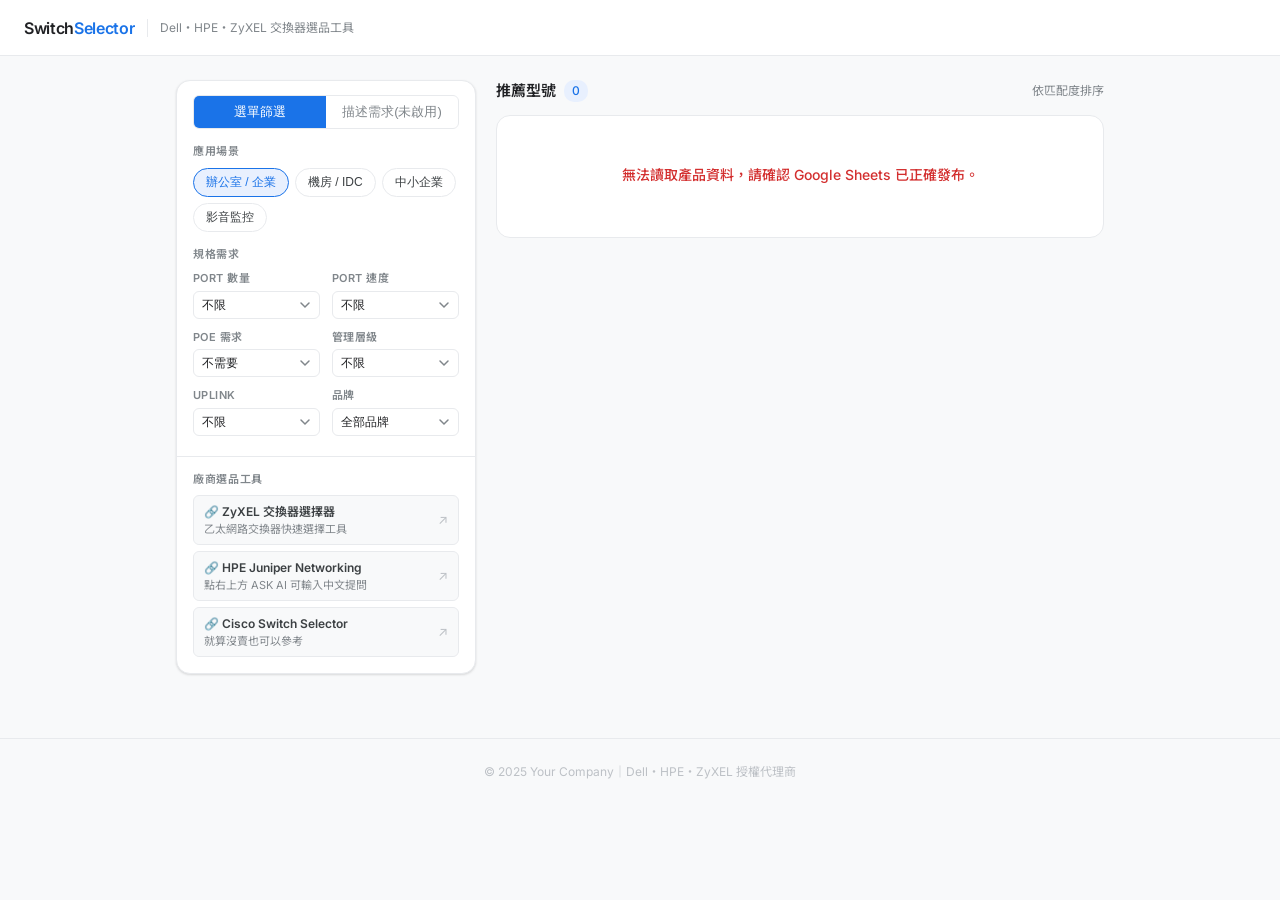
<file: index.html>
<!DOCTYPE html>
<html lang="zh-TW">
<head>
  <meta charset="UTF-8" />
  <meta name="viewport" content="width=device-width, initial-scale=1.0" />
  <title>交換器選品工具</title>
  <meta name="description" content="輸入需求，自動推薦最適合的 Dell、HPE、ZyXEL 網路交換器型號" />
  <link rel="preconnect" href="https://fonts.googleapis.com" />
  <link href="https://fonts.googleapis.com/css2?family=Inter:wght@400;500;600;700&family=Noto+Sans+TC:wght@400;500;700&display=swap" rel="stylesheet" />
  <link rel="stylesheet" href="style.css" />
</head>
<body>

<!-- ── 頁首 ──────────────────────────────────────────────── -->
<header class="page-header">
  <div class="logo">Switch<span>Selector</span></div>
  <div class="tagline">Dell・HPE・ZyXEL 交換器選品工具</div>
</header>

<!-- ── 主體 ──────────────────────────────────────────────── -->
<main class="main-layout">

  <!-- 左欄：篩選面板 -->
  <aside class="filter-panel">
    <div class="filter-panel-header">

      <!-- 模式切換 -->
      <div class="mode-tabs" role="tablist" aria-label="輸入方式">
        <button class="mode-tab active" role="tab" aria-selected="true"
                onclick="switchMode('menu')">選單篩選</button>
        <button class="mode-tab" role="tab" aria-selected="false"
                onclick="switchMode('llm')">描述需求(未啟用)</button>
      </div>

    </div>

    <!-- 選單篩選面板 -->
    <div id="panel-menu" class="panel show" role="tabpanel">

      <div class="section-label">應用場景</div>
      <div class="chip-group" role="group" aria-label="應用場景">
        <button class="scene-chip active" data-val="office">辦公室 / 企業</button>
        <button class="scene-chip" data-val="idc">機房 / IDC</button>
        <button class="scene-chip" data-val="smb">中小企業</button>
        <button class="scene-chip" data-val="av">影音監控</button>
      </div>

      <div class="section-label">規格需求</div>
      <div class="filter-grid">

        <!-- PORT 數量：涵蓋資料庫所有規格，用「以上」邏輯 -->
        <div class="filter-item">
          <label for="f-port">PORT 數量</label>
          <select id="f-port">
            <option value="0">不限</option>
            <option value="5">5 port 以上</option>
            <option value="8">8 port 以上</option>
            <option value="12">12 port 以上</option>
            <option value="16">16 port 以上</option>
            <option value="24">24 port 以上</option>
            <option value="28">28 port 以上</option>
            <option value="48">48 port 以上</option>
            <option value="96">96 port 以上</option>
          </select>
        </div>

        <!-- PORT 速度：涵蓋 1G ~ 800G -->
        <div class="filter-item">
          <label for="f-speed">PORT 速度</label>
          <select id="f-speed">
            <option value="0">不限</option>
            <option value="1">GbE（1G）</option>
            <option value="2">Multi-Gig（2.5G）</option>
            <option value="10">10GbE</option>
            <option value="25">25GbE</option>
            <option value="100">100GbE</option>
            <option value="400">400GbE</option>
            <option value="800">800GbE</option>
          </select>
        </div>

        <!-- PoE：維持三個固定值 -->
        <div class="filter-item">
          <label for="f-poe">POE 需求</label>
          <select id="f-poe">
            <option value="none">不需要</option>
            <option value="poe+">PoE+（30W/port）</option>
            <option value="poe++">PoE++（90W/port）</option>
          </select>
        </div>

        <!-- 管理層級：新增 L2+ -->
        <div class="filter-item">
          <label for="f-mgmt">管理層級</label>
          <select id="f-mgmt">
            <option value="0">不限</option>
            <option value="unmanaged">Unmanaged</option>
            <option value="l2">L2 Managed</option>
            <option value="l2+">L2+ Smart</option>
            <option value="l3">L3 Managed</option>
          </select>
        </div>

        <!-- Uplink：涵蓋 1G ~ 800G -->
        <div class="filter-item">
          <label for="f-uplink">UPLINK</label>
          <select id="f-uplink">
            <option value="0">不限</option>
            <option value="1">1G SFP</option>
            <option value="10">10G SFP+</option>
            <option value="25">25G SFP28</option>
            <option value="100">100G QSFP28</option>
            <option value="400">400G QSFP56-DD</option>
            <option value="800">800G OSFP</option>
          </select>
        </div>

        <!-- 品牌：大小寫與 CSV 完全一致 -->
        <div class="filter-item">
          <label for="f-brand">品牌</label>
          <select id="f-brand">
            <option value="all">全部品牌</option>
            <option value="Dell">Dell</option>
            <option value="HPE">HPE</option>
            <option value="ZyXEL">ZyXEL</option>
          </select>
        </div>

      </div>
    </div>

    <!-- LLM 描述面板 -->
    <div id="panel-llm" class="panel" role="tabpanel">

      <div class="section-label">快速範例</div>
      <div class="example-chips">
        <button class="example-chip" onclick="fillExample(this)">
          我有 30 台 IP 攝影機需要 PoE 供電
        </button>
        <button class="example-chip" onclick="fillExample(this)">
          機房接入層，需要 10G uplink，不需要 PoE
        </button>
        <button class="example-chip" onclick="fillExample(this)">
          辦公室 Wi-Fi 6 AP 部署，大概 20 台
        </button>
        <button class="example-chip" onclick="fillExample(this)">
          小公司預算有限，24 port 就夠了
        </button>
        <button class="example-chip" onclick="fillExample(this)">
          機房需要 400G Spine 交換器
        </button>
      </div>

      <div class="section-label">描述需求</div>
      <div class="llm-textarea-wrap">
        <textarea id="llm-input"
          placeholder="用自己的話描述需求，例如：兩層樓各 15 台 AP，需要 PoE 集中管理，希望可以遠端監控…(本功能需要$$徵求贊助)"
          aria-label="需求描述輸入框"></textarea>
        <div class="llm-footer">
          <span>Claude AI 解析後自動篩選</span>
          <button id="llm-btn" class="btn-parse" onclick="parseLLM()">解析需求 →</button>
        </div>
      </div>

      <div id="llm-thinking" class="llm-thinking" aria-live="polite">
        ⏳ 正在解析需求...
      </div>
      <div id="llm-parsed" class="llm-parsed" aria-live="polite"></div>

    </div>
    <!-- 外部工具連結 -->
    <div class="ext-tools">
      <div class="section-label">廠商選品工具</div>

      <a href="https://event.zyxel.com/Product_Selector/Switch/" target="_blank" class="ext-tool-link">
        <div class="ext-tool-body">
          <div class="ext-tool-name">🔗 ZyXEL 交換器選擇器</div>
          <div class="ext-tool-desc">乙太網路交換器快速選擇工具</div>
        </div>
        <div class="ext-tool-arrow">↗</div>
      </a>

      <a href="https://www.juniper.net/documentation/" target="_blank" class="ext-tool-link">
        <div class="ext-tool-body">
          <div class="ext-tool-name">🔗 HPE Juniper Networking</div>
          <div class="ext-tool-desc">點右上方 ASK AI 可輸入中文提問</div>
        </div>
        <div class="ext-tool-arrow">↗</div>
      </a>

      <a href="https://www.cisco.com/c/en/us/products/switches/switch-selector.html" target="_blank" class="ext-tool-link">
        <div class="ext-tool-body">
          <div class="ext-tool-name">🔗 Cisco Switch Selector</div>
          <div class="ext-tool-desc">就算沒賣也可以參考</div>
        </div>
        <div class="ext-tool-arrow">↗</div>
      </a>

    </div>

  </aside>

  <!-- 右欄：結果 -->
  <section class="results-panel" aria-label="推薦結果">
    <div class="results-header">
      <h2 class="results-title">
        推薦型號
        <span class="result-count" id="result-count" aria-live="polite">0</span>
      </h2>
      <span class="result-subtitle" id="result-subtitle">依匹配度排序</span>
    </div>
    <div id="results" role="list" aria-label="推薦型號列表">
      <div class="empty">
        <div class="empty-icon">⏳</div>
        <p>載入產品資料中…</p>
      </div>
    </div>
  </section>

</main>

<!-- ── 頁尾 ──────────────────────────────────────────────── -->
<footer class="page-footer">
  © 2025 Your Company｜Dell・HPE・ZyXEL 授權代理商
</footer>

<!-- ── 比較列（底部浮動）────────────────────────────────── -->
<div id="compare-bar" class="compare-bar">
  <div class="compare-bar-inner">
    <div id="compare-names" class="compare-names"></div>
    <button id="compare-btn" class="compare-btn" onclick="openCompareModal()" disabled>
      比較型號
    </button>
    <button class="compare-clear" onclick="compareList=[];updateCompareBar();updateCheckboxes();">清除</button>
  </div>
</div>

<!-- ── 比較 Modal ─────────────────────────────────────────── -->
<div id="compare-modal" class="modal-overlay">
  <div class="modal-box">
    <div class="modal-header">
      <span class="modal-title">規格比較</span>
      <button class="modal-close" onclick="closeCompareModal()" aria-label="關閉">×</button>
    </div>
    <div class="modal-body">
      <div id="compare-table-wrap" class="cmp-table-wrap"></div>
    </div>
  </div>
</div>

<!-- ── Scripts ────────────────────────────────────────────── -->
<script src="config.js"></script>
<script src="app.js"></script>

</body>
</html>
</file>
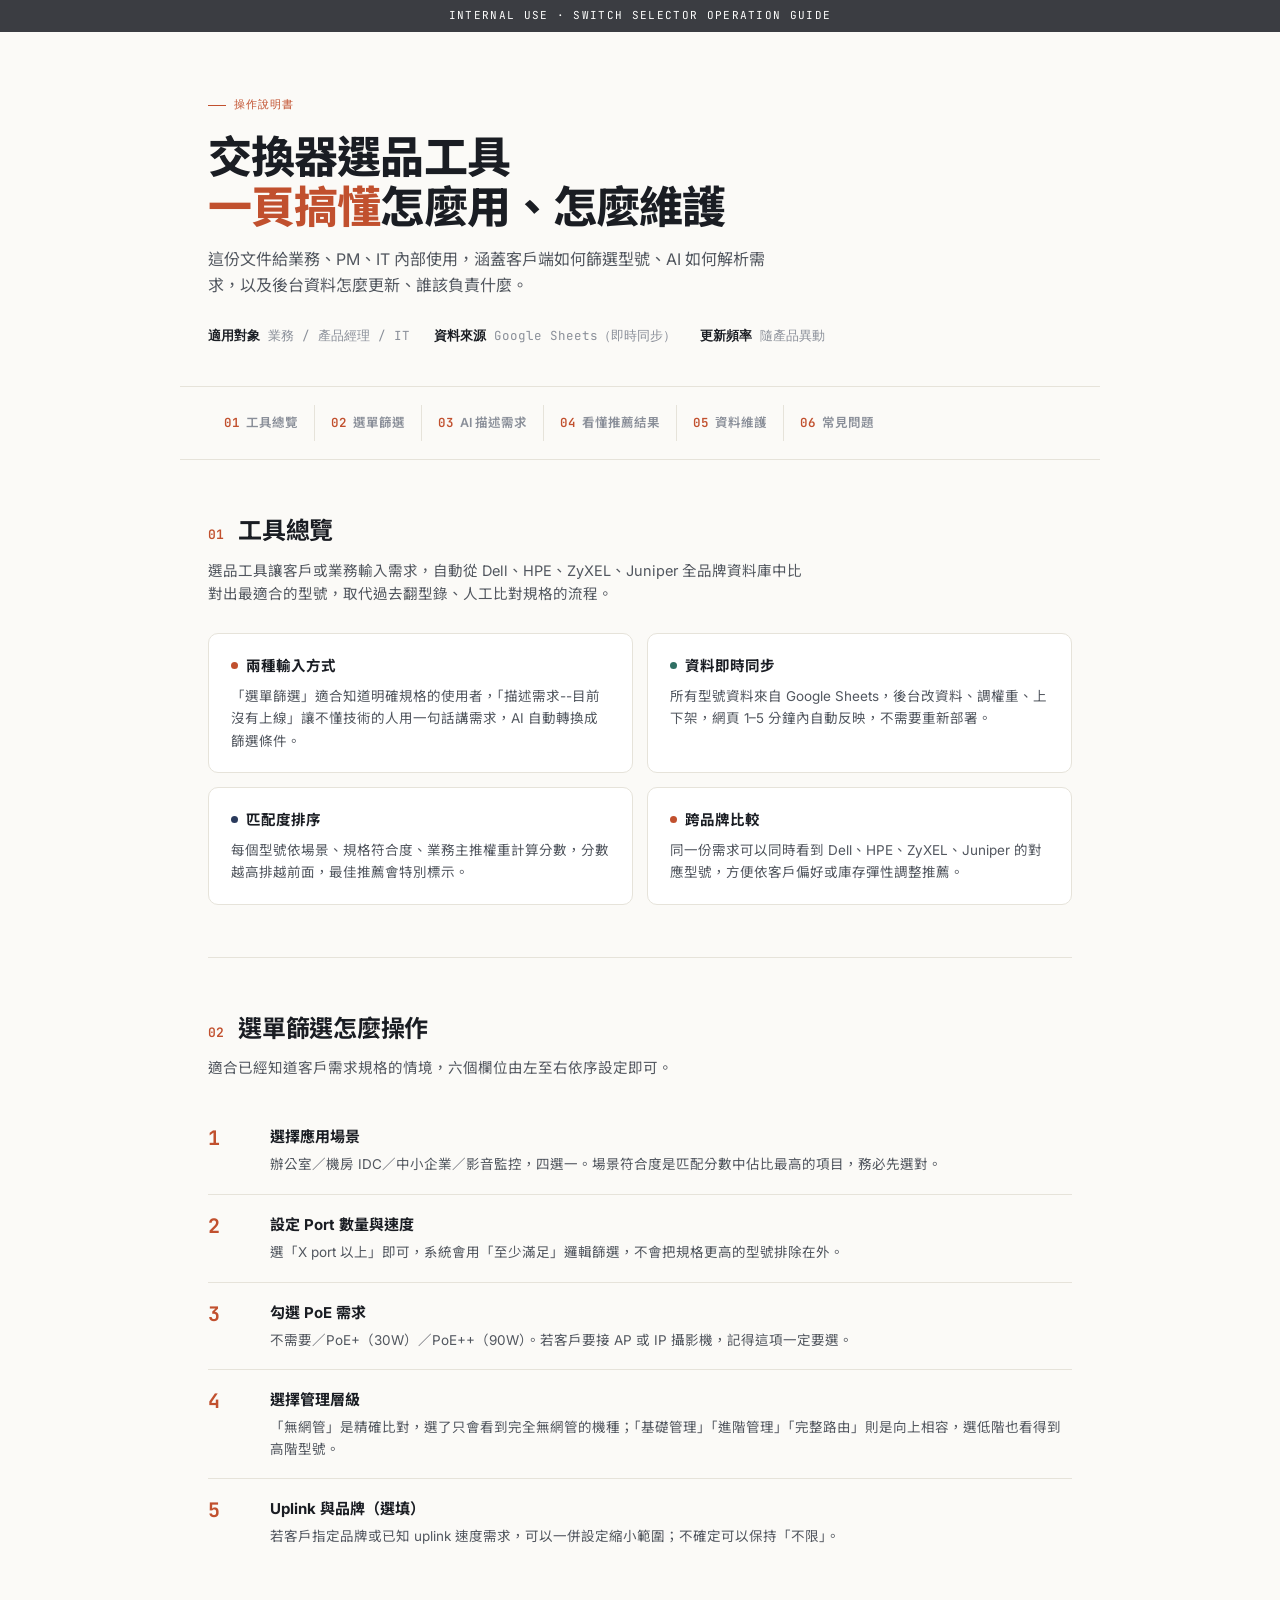
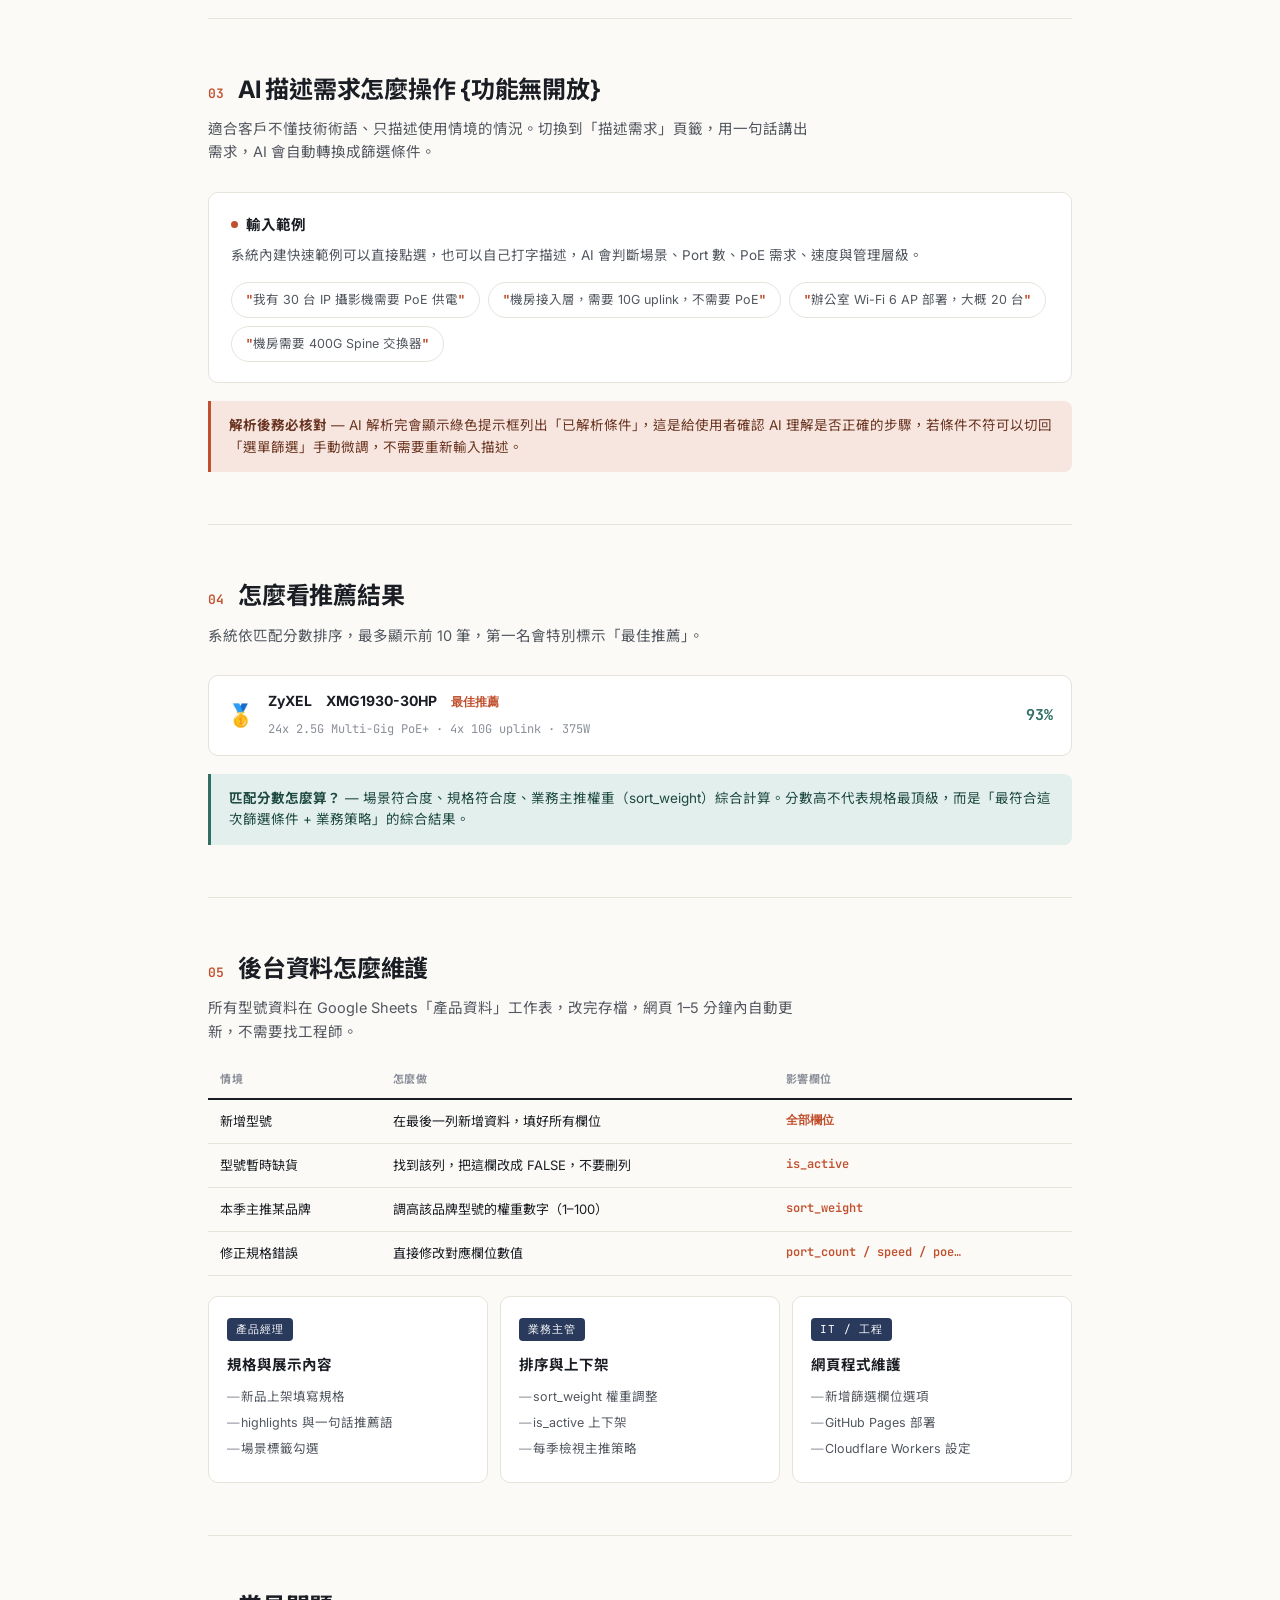
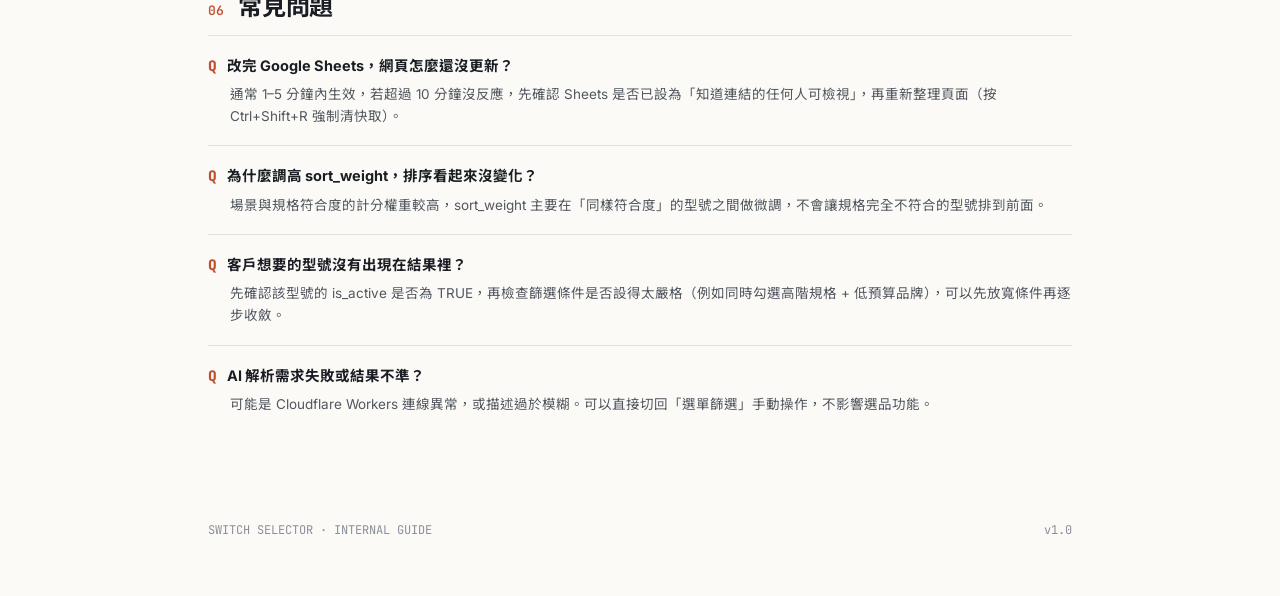
<file: guide.html>
<!DOCTYPE html>
<html lang="zh-TW">
<head>
<meta charset="UTF-8" />
<meta name="viewport" content="width=device-width, initial-scale=1.0" />
<title>交換器選品工具 — 操作說明</title>
<link href="https://fonts.googleapis.com/css2?family=Inter:wght@400;500;600;700;800&family=Noto+Sans+TC:wght@400;500;700;800&family=JetBrains+Mono:wght@400;500&display=swap" rel="stylesheet" />
<style>
  :root{
    --ink:#1a1d23;
    --ink-soft:#52575f;
    --ink-faint:#8a8f99;
    --paper:#fbfaf7;
    --panel:#ffffff;
    --line:#e6e3da;
    --accent:#c1502e;
    --accent-soft:#f6e6df;
    --teal:#2f6f63;
    --teal-soft:#e3efec;
    --navy:#2a3a5c;
    --navy-soft:#e7ebf3;
    --mono:'JetBrains Mono', monospace;
    --sans:'Inter','Noto Sans TC',system-ui,sans-serif;
  }
  *{box-sizing:border-box; margin:0; padding:0;}
  html{scroll-behavior:smooth;}
  body{
    font-family:var(--sans);
    background:var(--paper);
    color:var(--ink);
    line-height:1.6;
    -webkit-font-smoothing:antialiased;
  }

  /* ── 頂部識別條 ───────────────────────────── */
  .topband{
    background:var(--ink);
    color:#fff;
    padding:7px 0;
    font-size:11px;
    letter-spacing:.12em;
    text-transform:uppercase;
    text-align:center;
    font-family:var(--mono);
    opacity:.85;
  }

  /* ── Hero ─────────────────────────────────── */
  .hero{
    max-width:920px;
    margin:0 auto;
    padding:56px 28px 40px;
    border-bottom:1px solid var(--line);
  }
  .hero-eyebrow{
    display:inline-flex;
    align-items:center;
    gap:8px;
    font-family:var(--mono);
    font-size:11px;
    letter-spacing:.1em;
    text-transform:uppercase;
    color:var(--accent);
    margin-bottom:18px;
  }
  .hero-eyebrow::before{
    content:'';
    width:18px; height:1px;
    background:var(--accent);
  }
  .hero h1{
    font-size:clamp(32px,5vw,44px);
    font-weight:800;
    letter-spacing:-.02em;
    line-height:1.15;
    margin-bottom:14px;
  }
  .hero h1 em{
    font-style:normal;
    color:var(--accent);
  }
  .hero p.lede{
    font-size:16px;
    color:var(--ink-soft);
    max-width:560px;
    margin-bottom:28px;
  }
  .hero-meta{
    display:flex;
    flex-wrap:wrap;
    gap:24px;
    font-size:12.5px;
    color:var(--ink-faint);
    font-family:var(--mono);
  }
  .hero-meta strong{color:var(--ink);font-weight:600;}

  /* ── 章節導覽（橫向） ─────────────────────── */
  .toc{
    max-width:920px;
    margin:0 auto;
    padding:18px 28px;
    display:flex;
    gap:0;
    overflow-x:auto;
    border-bottom:1px solid var(--line);
    background:var(--paper);
    position:sticky;
    top:0;
    z-index:50;
  }
  .toc a{
    flex-shrink:0;
    font-size:12.5px;
    font-weight:600;
    color:var(--ink-faint);
    text-decoration:none;
    padding:8px 16px;
    border-right:1px solid var(--line);
    white-space:nowrap;
    transition:color .15s;
  }
  .toc a:last-child{border-right:none;}
  .toc a:hover{color:var(--accent);}
  .toc a span{
    font-family:var(--mono);
    color:var(--accent);
    margin-right:6px;
  }

  /* ── 主內容容器 ───────────────────────────── */
  main{max-width:920px; margin:0 auto; padding:0 28px;}

  section.block{
    padding:52px 0;
    border-bottom:1px solid var(--line);
  }
  section.block:last-of-type{border-bottom:none;}

  .block-head{
    display:flex;
    align-items:baseline;
    gap:14px;
    margin-bottom:8px;
  }
  .block-num{
    font-family:var(--mono);
    font-size:13px;
    color:var(--accent);
    font-weight:600;
  }
  .block-head h2{
    font-size:24px;
    font-weight:700;
    letter-spacing:-.01em;
  }
  .block-sub{
    color:var(--ink-soft);
    font-size:14.5px;
    margin-bottom:28px;
    max-width:600px;
  }

  /* ── 區塊：兩欄 ─────────────────────────────── */
  .twocol{
    display:grid;
    grid-template-columns:1fr 1fr;
    gap:14px;
  }
  @media(max-width:680px){ .twocol{grid-template-columns:1fr;} }

  /* ── 卡片元件 ───────────────────────────────── */
  .card{
    background:var(--panel);
    border:1px solid var(--line);
    border-radius:10px;
    padding:20px 22px;
  }
  .card h3{
    font-size:14.5px;
    font-weight:700;
    margin-bottom:8px;
    display:flex;
    align-items:center;
    gap:8px;
  }
  .card p{font-size:13.5px; color:var(--ink-soft); line-height:1.65;}
  .card p + p{margin-top:8px;}

  .tagdot{
    width:7px;height:7px;border-radius:50%;
    display:inline-block;flex-shrink:0;
  }
  .dot-accent{background:var(--accent);}
  .dot-teal{background:var(--teal);}
  .dot-navy{background:var(--navy);}

  /* ── 步驟流程 ───────────────────────────────── */
  .flow{
    display:flex;
    flex-direction:column;
    gap:0;
  }
  .flow-step{
    display:grid;
    grid-template-columns:44px 1fr;
    gap:18px;
    padding:18px 0;
    border-top:1px solid var(--line);
  }
  .flow-step:first-child{border-top:none;}
  .flow-step .num{
    font-family:var(--mono);
    font-size:20px;
    font-weight:700;
    color:var(--accent);
    line-height:1.3;
  }
  .flow-step h4{
    font-size:15px;
    font-weight:700;
    margin-bottom:5px;
  }
  .flow-step p{
    font-size:13.5px;
    color:var(--ink-soft);
    line-height:1.6;
  }
  .flow-step .shot{
    margin-top:10px;
    background:var(--navy-soft);
    border:1px dashed #b6c1d9;
    border-radius:8px;
    padding:10px 14px;
    font-family:var(--mono);
    font-size:12px;
    color:var(--navy);
  }

  /* ── 欄位對照表 ───────────────────────────────── */
  table{
    width:100%;
    border-collapse:collapse;
    font-size:13px;
  }
  thead th{
    text-align:left;
    font-size:11px;
    font-weight:700;
    letter-spacing:.06em;
    text-transform:uppercase;
    color:var(--ink-faint);
    padding:0 12px 10px;
    border-bottom:2px solid var(--ink);
  }
  tbody td{
    padding:11px 12px;
    border-bottom:1px solid var(--line);
    vertical-align:top;
  }
  tbody tr:hover td{background:#f4f2ec;}
  .mono-cell{
    font-family:var(--mono);
    font-size:12px;
    color:var(--accent);
    font-weight:600;
  }

  /* ── 提示框 ───────────────────────────────────── */
  .callout{
    border-left:3px solid var(--accent);
    background:var(--accent-soft);
    padding:14px 18px;
    border-radius:0 8px 8px 0;
    font-size:13.5px;
    color:#6b3420;
    margin-top:18px;
    line-height:1.6;
  }
  .callout.teal{
    border-color:var(--teal);
    background:var(--teal-soft);
    color:#1d4940;
  }
  .callout strong{font-weight:700;}

  /* ── LLM 範例氣泡 ─────────────────────────────── */
  .bubbles{
    display:flex;
    flex-wrap:wrap;
    gap:8px;
    margin-top:16px;
  }
  .bubble{
    background:#fff;
    border:1px solid var(--line);
    border-radius:20px;
    padding:7px 14px;
    font-size:12.5px;
    color:var(--ink-soft);
  }
  .bubble::before{content:'"'; color:var(--accent); font-weight:700;}
  .bubble::after{content:'"'; color:var(--accent); font-weight:700;}

  /* ── 結果卡片示意 ─────────────────────────────── */
  .result-demo{
    background:var(--panel);
    border:1px solid var(--line);
    border-radius:10px;
    padding:14px 18px;
    display:flex;
    align-items:center;
    gap:14px;
    margin-top:14px;
  }
  .result-demo .medal{font-size:22px;}
  .result-demo .ddetail{flex:1;}
  .result-demo .ddetail strong{font-size:14px; display:block; margin-bottom:3px;}
  .result-demo .ddetail span{font-size:12px; color:var(--ink-faint); font-family:var(--mono);}
  .result-demo .score{
    font-family:var(--mono);
    font-weight:700;
    color:var(--teal);
    font-size:15px;
  }

  /* ── FAQ ──────────────────────────────────────── */
  .faq-item{
    padding:18px 0;
    border-top:1px solid var(--line);
  }
  .faq-item:first-child{border-top:none;}
  .faq-q{
    font-size:14.5px;
    font-weight:700;
    margin-bottom:6px;
    display:flex;
    gap:10px;
  }
  .faq-q::before{
    content:'Q';
    font-family:var(--mono);
    color:var(--accent);
    font-weight:800;
  }
  .faq-a{
    font-size:13.5px;
    color:var(--ink-soft);
    padding-left:22px;
    line-height:1.65;
  }

  /* ── 維護權責表 ───────────────────────────────── */
  .role-grid{
    display:grid;
    grid-template-columns:repeat(3,1fr);
    gap:12px;
    margin-top:20px;
  }
  @media(max-width:680px){ .role-grid{grid-template-columns:1fr;} }
  .role-card{
    background:var(--panel);
    border:1px solid var(--line);
    border-radius:10px;
    padding:18px 18px 20px;
  }
  .role-card .role-icon{
    font-family:var(--mono);
    font-size:11px;
    letter-spacing:.08em;
    text-transform:uppercase;
    color:#fff;
    background:var(--navy);
    display:inline-block;
    padding:3px 9px;
    border-radius:4px;
    margin-bottom:12px;
  }
  .role-card h4{font-size:14.5px; margin-bottom:8px;}
  .role-card ul{list-style:none; font-size:12.5px; color:var(--ink-soft);}
  .role-card li{padding:3px 0; padding-left:14px; position:relative;}
  .role-card li::before{
    content:'—';
    position:absolute; left:0;
    color:var(--ink-faint);
  }

  /* ── 頁尾 ─────────────────────────────────────── */
  footer{
    max-width:920px;
    margin:0 auto;
    padding:36px 28px 56px;
    display:flex;
    justify-content:space-between;
    align-items:center;
    font-size:12px;
    color:var(--ink-faint);
    font-family:var(--mono);
  }

  ::selection{background:var(--accent-soft); color:var(--accent);}

  @media print{
    .topband,.toc{display:none;}
    section.block{break-inside:avoid; padding:24px 0;}
  }
</style>
</head>
<body>

<div class="topband">INTERNAL USE · SWITCH SELECTOR OPERATION GUIDE</div>

<div class="hero">
  <div class="hero-eyebrow">操作說明書</div>
  <h1>交換器選品工具<br/><em>一頁搞懂</em>怎麼用、怎麼維護</h1>
  <p class="lede">這份文件給業務、PM、IT 內部使用，涵蓋客戶端如何篩選型號、AI 如何解析需求，以及後台資料怎麼更新、誰該負責什麼。</p>
  <div class="hero-meta">
    <span><strong>適用對象</strong> 業務 / 產品經理 / IT</span>
    <span><strong>資料來源</strong> Google Sheets（即時同步）</span>
    <span><strong>更新頻率</strong> 隨產品異動</span>
  </div>
</div>

<nav class="toc">
  <a href="#sec1"><span>01</span>工具總覽</a>
  <a href="#sec2"><span>02</span>選單篩選</a>
  <a href="#sec3"><span>03</span>AI 描述需求</a>
  <a href="#sec4"><span>04</span>看懂推薦結果</a>
  <a href="#sec5"><span>05</span>資料維護</a>
  <a href="#sec6"><span>06</span>常見問題</a>
</nav>

<main>

  <!-- 01 工具總覽 -->
  <section class="block" id="sec1">
    <div class="block-head"><span class="block-num">01</span><h2>工具總覽</h2></div>
    <p class="block-sub">選品工具讓客戶或業務輸入需求，自動從 Dell、HPE、ZyXEL、Juniper 全品牌資料庫中比對出最適合的型號，取代過去翻型錄、人工比對規格的流程。</p>

    <div class="twocol">
      <div class="card">
        <h3><span class="tagdot dot-accent"></span>兩種輸入方式</h3>
        <p>「選單篩選」適合知道明確規格的使用者，「描述需求--目前沒有上線」讓不懂技術的人用一句話講需求，AI 自動轉換成篩選條件。</p>
      </div>
      <div class="card">
        <h3><span class="tagdot dot-teal"></span>資料即時同步</h3>
        <p>所有型號資料來自 Google Sheets，後台改資料、調權重、上下架，網頁 1–5 分鐘內自動反映，不需要重新部署。</p>
      </div>
      <div class="card">
        <h3><span class="tagdot dot-navy"></span>匹配度排序</h3>
        <p>每個型號依場景、規格符合度、業務主推權重計算分數，分數越高排越前面，最佳推薦會特別標示。</p>
      </div>
      <div class="card">
        <h3><span class="tagdot dot-accent"></span>跨品牌比較</h3>
        <p>同一份需求可以同時看到 Dell、HPE、ZyXEL、Juniper 的對應型號，方便依客戶偏好或庫存彈性調整推薦。</p>
      </div>
    </div>
  </section>

  <!-- 02 選單篩選 -->
  <section class="block" id="sec2">
    <div class="block-head"><span class="block-num">02</span><h2>選單篩選怎麼操作</h2></div>
    <p class="block-sub">適合已經知道客戶需求規格的情境，六個欄位由左至右依序設定即可。</p>

    <div class="flow">
      <div class="flow-step">
        <div class="num">1</div>
        <div>
          <h4>選擇應用場景</h4>
          <p>辦公室／機房 IDC／中小企業／影音監控，四選一。場景符合度是匹配分數中佔比最高的項目，務必先選對。</p>
        </div>
      </div>
      <div class="flow-step">
        <div class="num">2</div>
        <div>
          <h4>設定 Port 數量與速度</h4>
          <p>選「X port 以上」即可，系統會用「至少滿足」邏輯篩選，不會把規格更高的型號排除在外。</p>
        </div>
      </div>
      <div class="flow-step">
        <div class="num">3</div>
        <div>
          <h4>勾選 PoE 需求</h4>
          <p>不需要／PoE+（30W）／PoE++（90W）。若客戶要接 AP 或 IP 攝影機，記得這項一定要選。</p>
        </div>
      </div>
      <div class="flow-step">
        <div class="num">4</div>
        <div>
          <h4>選擇管理層級</h4>
          <p>「無網管」是精確比對，選了只會看到完全無網管的機種；「基礎管理」「進階管理」「完整路由」則是向上相容，選低階也看得到高階型號。</p>
        </div>
      </div>
      <div class="flow-step">
        <div class="num">5</div>
        <div>
          <h4>Uplink 與品牌（選填）</h4>
          <p>若客戶指定品牌或已知 uplink 速度需求，可以一併設定縮小範圍；不確定可以保持「不限」。</p>
        </div>
      </div>
    </div>
  </section>

  <!-- 03 AI 描述需求 -->
  <section class="block" id="sec3">
    <div class="block-head"><span class="block-num">03</span><h2>AI 描述需求怎麼操作 {功能無開放} </h2></div>
    <p class="block-sub">適合客戶不懂技術術語、只描述使用情境的情況。切換到「描述需求」頁籤，用一句話講出需求，AI 會自動轉換成篩選條件。</p>

    <div class="card">
      <h3><span class="tagdot dot-accent"></span>輸入範例</h3>
      <p>系統內建快速範例可以直接點選，也可以自己打字描述，AI 會判斷場景、Port 數、PoE 需求、速度與管理層級。</p>
      <div class="bubbles">
        <span class="bubble">我有 30 台 IP 攝影機需要 PoE 供電</span>
        <span class="bubble">機房接入層，需要 10G uplink，不需要 PoE</span>
        <span class="bubble">辦公室 Wi-Fi 6 AP 部署，大概 20 台</span>
        <span class="bubble">機房需要 400G Spine 交換器</span>
      </div>
    </div>

    <div class="callout">
      <strong>解析後務必核對</strong> — AI 解析完會顯示綠色提示框列出「已解析條件」，這是給使用者確認 AI 理解是否正確的步驟，若條件不符可以切回「選單篩選」手動微調，不需要重新輸入描述。
    </div>
  </section>

  <!-- 04 看懂推薦結果 -->
  <section class="block" id="sec4">
    <div class="block-head"><span class="block-num">04</span><h2>怎麼看推薦結果</h2></div>
    <p class="block-sub">系統依匹配分數排序，最多顯示前 10 筆，第一名會特別標示「最佳推薦」。</p>

    <div class="result-demo">
      <div class="medal">🥇</div>
      <div class="ddetail">
        <strong>ZyXEL　XMG1930-30HP　<span style="color:var(--accent);font-weight:600;">最佳推薦</span></strong>
        <span>24x 2.5G Multi-Gig PoE+ · 4x 10G uplink · 375W</span>
      </div>
      <div class="score">93%</div>
    </div>

    <div class="callout teal">
      <strong>匹配分數怎麼算？</strong> — 場景符合度、規格符合度、業務主推權重（sort_weight）綜合計算。分數高不代表規格最頂級，而是「最符合這次篩選條件 + 業務策略」的綜合結果。
    </div>
  </section>

  <!-- 05 資料維護 -->
  <section class="block" id="sec5">
    <div class="block-head"><span class="block-num">05</span><h2>後台資料怎麼維護</h2></div>
    <p class="block-sub">所有型號資料在 Google Sheets「產品資料」工作表，改完存檔，網頁 1–5 分鐘內自動更新，不需要找工程師。</p>

    <table>
      <thead>
        <tr><th>情境</th><th>怎麼做</th><th>影響欄位</th></tr>
      </thead>
      <tbody>
        <tr>
          <td>新增型號</td>
          <td>在最後一列新增資料，填好所有欄位</td>
          <td class="mono-cell">全部欄位</td>
        </tr>
        <tr>
          <td>型號暫時缺貨</td>
          <td>找到該列，把這欄改成 FALSE，不要刪列</td>
          <td class="mono-cell">is_active</td>
        </tr>
        <tr>
          <td>本季主推某品牌</td>
          <td>調高該品牌型號的權重數字（1–100）</td>
          <td class="mono-cell">sort_weight</td>
        </tr>
        <tr>
          <td>修正規格錯誤</td>
          <td>直接修改對應欄位數值</td>
          <td class="mono-cell">port_count / speed / poe…</td>
        </tr>
      </tbody>
    </table>

    <div class="role-grid">
      <div class="role-card">
        <span class="role-icon">產品經理</span>
        <h4>規格與展示內容</h4>
        <ul>
          <li>新品上架填寫規格</li>
          <li>highlights 與一句話推薦語</li>
          <li>場景標籤勾選</li>
        </ul>
      </div>
      <div class="role-card">
        <span class="role-icon">業務主管</span>
        <h4>排序與上下架</h4>
        <ul>
          <li>sort_weight 權重調整</li>
          <li>is_active 上下架</li>
          <li>每季檢視主推策略</li>
        </ul>
      </div>
      <div class="role-card">
        <span class="role-icon">IT / 工程</span>
        <h4>網頁程式維護</h4>
        <ul>
          <li>新增篩選欄位選項</li>
          <li>GitHub Pages 部署</li>
          <li>Cloudflare Workers 設定</li>
        </ul>
      </div>
    </div>
  </section>

  <!-- 06 FAQ -->
  <section class="block" id="sec6">
    <div class="block-head"><span class="block-num">06</span><h2>常見問題</h2></div>

    <div class="faq-item">
      <div class="faq-q">改完 Google Sheets，網頁怎麼還沒更新？</div>
      <div class="faq-a">通常 1–5 分鐘內生效，若超過 10 分鐘沒反應，先確認 Sheets 是否已設為「知道連結的任何人可檢視」，再重新整理頁面（按 Ctrl+Shift+R 強制清快取）。</div>
    </div>
    <div class="faq-item">
      <div class="faq-q">為什麼調高 sort_weight，排序看起來沒變化？</div>
      <div class="faq-a">場景與規格符合度的計分權重較高，sort_weight 主要在「同樣符合度」的型號之間做微調，不會讓規格完全不符合的型號排到前面。</div>
    </div>
    <div class="faq-item">
      <div class="faq-q">客戶想要的型號沒有出現在結果裡？</div>
      <div class="faq-a">先確認該型號的 is_active 是否為 TRUE，再檢查篩選條件是否設得太嚴格（例如同時勾選高階規格 + 低預算品牌），可以先放寬條件再逐步收斂。</div>
    </div>
    <div class="faq-item">
      <div class="faq-q">AI 解析需求失敗或結果不準？</div>
      <div class="faq-a">可能是 Cloudflare Workers 連線異常，或描述過於模糊。可以直接切回「選單篩選」手動操作，不影響選品功能。</div>
    </div>
  </section>

</main>

<footer>
  <span>SWITCH SELECTOR · INTERNAL GUIDE</span>
  <span>v1.0</span>
</footer>

</body>
</html>
</file>
<file: style.css>
/* ============================================================
   style.css — 交換器選品工具樣式
   ============================================================ */

/* ── Reset & 基礎 ─────────────────────────────────────────── */
*, *::before, *::after { box-sizing: border-box; margin: 0; padding: 0; }

:root {
  --font-sans: "Inter", "Noto Sans TC", system-ui, -apple-system, sans-serif;
  --font-mono: "JetBrains Mono", "Courier New", monospace;

  /* 主色系 */
  --blue-600:   #1a73e8;
  --blue-50:    #e8f0fe;
  --blue-100:   #d2e3fc;

  /* 品牌色 */
  --dell-bg:    #E6F1FB;
  --dell-fg:    #0C447C;
  --hpe-bg:     #EAF3DE;
  --hpe-fg:     #27500A;
  --zyxel-bg:   #FAEEDA;
  --zyxel-fg:   #633806;

  /* 中性色 */
  --gray-50:    #f8f9fa;
  --gray-100:   #f1f3f4;
  --gray-200:   #e8eaed;
  --gray-400:   #bdc1c6;
  --gray-600:   #80868b;
  --gray-800:   #3c4043;
  --gray-900:   #202124;

  /* 語意色 */
  --green-50:   #e8f5e9;
  --green-600:  #1e7e34;
  --green-700:  #1b5e20;

  /* 邊界 */
  --radius-sm:  6px;
  --radius-md:  10px;
  --radius-lg:  14px;
  --radius-xl:  20px;

  /* 陰影 */
  --shadow-sm:  0 1px 3px rgba(0,0,0,.08), 0 1px 2px rgba(0,0,0,.06);
  --shadow-md:  0 4px 12px rgba(0,0,0,.08), 0 2px 4px rgba(0,0,0,.05);
}

body {
  font-family: var(--font-sans);
  background: var(--gray-50);
  color: var(--gray-900);
  min-height: 100vh;
  font-size: 14px;
  line-height: 1.5;
}

/* ── 頁面結構 ─────────────────────────────────────────────── */
.page-header {
  background: #fff;
  border-bottom: 1px solid var(--gray-200);
  padding: 0 24px;
  display: flex;
  align-items: center;
  gap: 12px;
  height: 56px;
  position: sticky;
  top: 0;
  z-index: 100;
}

.page-header .logo {
  font-size: 16px;
  font-weight: 600;
  color: var(--gray-900);
  letter-spacing: -.02em;
}

.page-header .logo span {
  color: var(--blue-600);
}

.page-header .tagline {
  font-size: 12px;
  color: var(--gray-600);
  border-left: 1px solid var(--gray-200);
  padding-left: 12px;
}

.main-layout {
  max-width: 960px;
  margin: 0 auto;
  padding: 24px 16px;
  display: grid;
  grid-template-columns: 300px 1fr;
  gap: 20px;
  align-items: start;
}

@media (max-width: 700px) {
  .main-layout { grid-template-columns: 1fr; }
  .page-header .tagline { display: none; }
}

/* ── 左欄：篩選面板 ──────────────────────────────────────── */
.filter-panel {
  background: #fff;
  border-radius: var(--radius-lg);
  border: 1px solid var(--gray-200);
  box-shadow: var(--shadow-sm);
  overflow: hidden;
  position: sticky;
  top: 72px;
}

.filter-panel-header {
  padding: 14px 16px 0;
}

/* 模式切換 */
.mode-tabs {
  display: flex;
  gap: 0;
  border: 1px solid var(--gray-200);
  border-radius: var(--radius-sm);
  overflow: hidden;
  margin-bottom: 14px;
}

.mode-tab {
  flex: 1;
  padding: 7px 0;
  font-size: 13px;
  font-weight: 500;
  cursor: pointer;
  background: none;
  border: none;
  color: var(--gray-600);
  transition: all .15s;
}

.mode-tab.active {
  background: var(--blue-600);
  color: #fff;
}

/* 面板內容 */
.panel { display: none; padding: 0 16px 16px; }
.panel.show { display: block; }

/* 場景 chips */
.section-label {
  font-size: 11px;
  font-weight: 600;
  color: var(--gray-600);
  letter-spacing: .06em;
  text-transform: uppercase;
  margin-bottom: 8px;
  margin-top: 14px;
}

.chip-group {
  display: flex;
  flex-wrap: wrap;
  gap: 6px;
  margin-bottom: 4px;
}

.scene-chip {
  padding: 5px 12px;
  border-radius: var(--radius-xl);
  border: 1px solid var(--gray-200);
  background: #fff;
  font-size: 12px;
  cursor: pointer;
  color: var(--gray-800);
  transition: all .15s;
  white-space: nowrap;
}

.scene-chip.active {
  background: var(--blue-50);
  border-color: var(--blue-600);
  color: var(--blue-600);
  font-weight: 500;
}

.scene-chip:hover:not(.active) { background: var(--gray-100); }

/* 下拉選單 */
.filter-grid {
  display: grid;
  grid-template-columns: 1fr 1fr;
  gap: 10px 12px;
  margin-top: 4px;
}

.filter-item label {
  display: block;
  font-size: 11px;
  font-weight: 600;
  color: var(--gray-600);
  letter-spacing: .04em;
  text-transform: uppercase;
  margin-bottom: 4px;
}

select {
  width: 100%;
  padding: 6px 8px;
  border: 1px solid var(--gray-200);
  border-radius: var(--radius-sm);
  background: #fff;
  font-size: 12px;
  color: var(--gray-900);
  cursor: pointer;
  appearance: none;
  background-image: url("data:image/svg+xml,%3Csvg xmlns='http://www.w3.org/2000/svg' width='12' height='12' viewBox='0 0 12 12'%3E%3Cpath d='M2 4l4 4 4-4' stroke='%2380868b' stroke-width='1.5' fill='none' stroke-linecap='round'/%3E%3C/svg%3E");
  background-repeat: no-repeat;
  background-position: right 8px center;
  padding-right: 24px;
}

select:focus { outline: 2px solid var(--blue-600); outline-offset: 1px; }

/* LLM 面板 */
.example-chips {
  display: flex;
  flex-direction: column;
  gap: 5px;
  margin-bottom: 10px;
}

.example-chip {
  padding: 6px 10px;
  border-radius: var(--radius-sm);
  border: 1px solid var(--gray-200);
  font-size: 12px;
  color: var(--gray-800);
  cursor: pointer;
  background: var(--gray-50);
  transition: all .15s;
  text-align: left;
  line-height: 1.4;
}

.example-chip:hover {
  border-color: var(--blue-600);
  color: var(--blue-600);
  background: var(--blue-50);
}

.llm-textarea-wrap {
  border: 1px solid var(--gray-200);
  border-radius: var(--radius-md);
  overflow: hidden;
  transition: border-color .15s;
}

.llm-textarea-wrap:focus-within { border-color: var(--blue-600); }

.llm-textarea-wrap textarea {
  width: 100%;
  border: none;
  background: #fff;
  font-size: 13px;
  color: var(--gray-900);
  resize: none;
  outline: none;
  line-height: 1.6;
  min-height: 80px;
  font-family: var(--font-sans);
  padding: 10px 12px;
}

.llm-textarea-wrap textarea::placeholder { color: var(--gray-400); }

.llm-footer {
  display: flex;
  justify-content: space-between;
  align-items: center;
  padding: 8px 12px;
  background: var(--gray-50);
  border-top: 1px solid var(--gray-200);
}

.llm-footer span { font-size: 11px; color: var(--gray-600); }

.btn-parse {
  padding: 5px 14px;
  background: var(--blue-600);
  color: #fff;
  border: none;
  border-radius: var(--radius-sm);
  font-size: 12px;
  font-weight: 500;
  cursor: pointer;
  transition: opacity .15s;
}

.btn-parse:hover { opacity: .9; }
.btn-parse:disabled { opacity: .5; cursor: not-allowed; }

.llm-thinking {
  display: none;
  text-align: center;
  padding: 10px;
  font-size: 12px;
  color: var(--gray-600);
  background: var(--gray-50);
  border-radius: var(--radius-sm);
  margin-top: 8px;
}

.llm-thinking.show { display: block; }

.llm-parsed {
  display: none;
  background: var(--green-50);
  border-left: 3px solid var(--green-600);
  border-radius: 0 var(--radius-sm) var(--radius-sm) 0;
  padding: 8px 10px;
  margin-top: 8px;
  font-size: 12px;
  color: var(--green-700);
}

.llm-parsed.show { display: block; }

.parsed-tags {
  display: flex;
  flex-wrap: wrap;
  gap: 4px;
  margin-top: 5px;
}

.parsed-tag {
  background: #fff;
  border: 1px solid #a5d6a7;
  border-radius: 4px;
  padding: 2px 7px;
  font-size: 11px;
  color: var(--green-700);
}

.parsed-summary {
  margin-top: 6px;
  font-size: 11px;
  color: var(--gray-600);
}

/* ── 右欄：結果 ───────────────────────────────────────────── */
.results-panel {}

.results-header {
  display: flex;
  align-items: center;
  justify-content: space-between;
  margin-bottom: 12px;
}

.results-title {
  font-size: 15px;
  font-weight: 600;
  color: var(--gray-900);
  display: flex;
  align-items: center;
  gap: 8px;
}

.result-count {
  background: var(--blue-50);
  color: var(--blue-600);
  font-size: 12px;
  padding: 2px 8px;
  border-radius: 10px;
  font-weight: 500;
}

.result-subtitle {
  font-size: 12px;
  color: var(--gray-600);
}

/* 卡片 */
.card {
  background: #fff;
  border: 1px solid var(--gray-200);
  border-radius: var(--radius-lg);
  padding: 14px 16px;
  margin-bottom: 8px;
  display: flex;
  gap: 12px;
  align-items: flex-start;
  box-shadow: var(--shadow-sm);
  transition: box-shadow .15s, border-color .15s;
}

.card:hover { box-shadow: var(--shadow-md); border-color: var(--gray-400); }
.card--top { border: 2px solid var(--blue-600); }

.card-rank {
  font-size: 20px;
  min-width: 28px;
  text-align: center;
  margin-top: 2px;
}

.card-body { flex: 1; min-width: 0; }

.card-head {
  display: flex;
  align-items: center;
  gap: 8px;
  margin-bottom: 8px;
  flex-wrap: wrap;
}

.brand-tag {
  font-size: 11px;
  font-weight: 600;
  padding: 2px 8px;
  border-radius: 4px;
}

.brand-tag--dell   { background: var(--dell-bg);   color: var(--dell-fg); }
.brand-tag--hpe    { background: var(--hpe-bg);    color: var(--hpe-fg); }
.brand-tag--zyxel  { background: var(--zyxel-bg);  color: var(--zyxel-fg); }

.model-name {
  font-size: 15px;
  font-weight: 600;
  color: var(--gray-900);
}

.top-badge {
  font-size: 11px;
  background: var(--blue-50);
  color: var(--blue-600);
  padding: 2px 8px;
  border-radius: 10px;
  font-weight: 500;
}

.spec-row {
  display: flex;
  flex-wrap: wrap;
  gap: 5px;
  margin-bottom: 6px;
}

.spec-pill {
  font-size: 11px;
  padding: 3px 8px;
  border-radius: 4px;
  background: var(--green-50);
  color: var(--green-700);
  font-weight: 500;
}

.card-desc {
  font-size: 12px;
  color: var(--gray-600);
  line-height: 1.5;
}

.card-right {
  display: flex;
  flex-direction: column;
  align-items: flex-end;
  gap: 8px;
  min-width: 72px;
}

.score-badge {
  font-size: 14px;
  font-weight: 700;
  color: var(--green-600);
}

.card-actions {
  display: flex;
  flex-direction: column;
  gap: 5px;
  align-items: flex-end;
}

.ds-link {
  font-size: 11px;
  color: var(--blue-600);
  text-decoration: none;
}

.ds-link:hover { text-decoration: underline; }

.btn-inquiry {
  padding: 5px 12px;
  background: #fff;
  border: 1px solid var(--gray-200);
  border-radius: var(--radius-sm);
  font-size: 12px;
  font-weight: 500;
  color: var(--gray-800);
  cursor: pointer;
  transition: all .15s;
  white-space: nowrap;
}

.btn-inquiry:hover {
  background: var(--blue-600);
  color: #fff;
  border-color: var(--blue-600);
}

.more-hint {
  text-align: center;
  font-size: 12px;
  color: var(--gray-600);
  padding: 10px 0 4px;
}

/* 空狀態 */
.empty {
  text-align: center;
  padding: 48px 24px;
  color: var(--gray-600);
  background: #fff;
  border-radius: var(--radius-lg);
  border: 1px solid var(--gray-200);
}

.empty-icon { font-size: 36px; margin-bottom: 10px; }
.empty p { font-size: 14px; font-weight: 500; margin-bottom: 4px; }
.empty span { font-size: 12px; }

/* ── 頁尾 ─────────────────────────────────────────────────── */
.page-footer {
  text-align: center;
  padding: 24px;
  font-size: 12px;
  color: var(--gray-400);
  border-top: 1px solid var(--gray-200);
  margin-top: 40px;
}
/* ── 外部工具連結區塊 ─────────────────────────────────── */
.ext-tools {
  padding: 0 16px 16px;
  border-top: 1px solid var(--gray-200);
  margin-top: 4px;
}

.ext-tool-link {
  display: flex;
  align-items: center;
  justify-content: space-between;
  gap: 8px;
  padding: 8px 10px;
  border: 1px solid var(--gray-200);
  border-radius: var(--radius-sm);
  background: var(--gray-50);
  text-decoration: none;
  color: var(--gray-800);
  transition: all .15s;
  margin-top: 6px;
}

.ext-tool-link:hover {
  border-color: var(--blue-600);
  background: var(--blue-50);
  color: var(--blue-600);
}

.ext-tool-body {
  flex: 1;
  min-width: 0;
}

.ext-tool-name {
  font-size: 12px;
  font-weight: 600;
  line-height: 1.4;
  color: inherit;
}

.ext-tool-desc {
  font-size: 11px;
  color: var(--gray-600);
  margin-top: 1px;
  line-height: 1.3;
}

.ext-tool-link:hover .ext-tool-desc {
  color: var(--blue-600);
  opacity: .8;
}

.ext-tool-arrow {
  font-size: 13px;
  color: var(--gray-400);
  flex-shrink: 0;
}

.ext-tool-link:hover .ext-tool-arrow {
  color: var(--blue-600);
}

/* ── 比較勾選框 ────────────────────────────────────────── */
.cmp-label {
  display: flex;
  align-items: center;
  gap: 4px;
  font-size: 12px;
  color: var(--gray-600);
  cursor: pointer;
  user-select: none;
  white-space: nowrap;
}

.cmp-label:hover { color: var(--blue-600); }

.cmp-checkbox {
  width: 14px;
  height: 14px;
  cursor: pointer;
  accent-color: var(--blue-600);
}

.cmp-checkbox:disabled { cursor: not-allowed; opacity: .4; }

/* ── 底部比較列 ─────────────────────────────────────────── */
.compare-bar {
  display: none;
  position: fixed;
  bottom: 0; left: 0; right: 0;
  background: #fff;
  border-top: 1px solid var(--gray-200);
  box-shadow: 0 -4px 12px rgba(0,0,0,.08);
  z-index: 200;
  padding: 10px 24px;
}

.compare-bar.show { display: block; }

.compare-bar-inner {
  max-width: 960px;
  margin: 0 auto;
  display: flex;
  align-items: center;
  gap: 12px;
  flex-wrap: wrap;
}

.compare-names {
  display: flex;
  flex-wrap: wrap;
  gap: 6px;
  flex: 1;
}

.cmp-tag {
  display: inline-flex;
  align-items: center;
  gap: 4px;
  background: var(--blue-50);
  border: 1px solid var(--blue-100);
  color: var(--blue-600);
  font-size: 12px;
  padding: 3px 8px;
  border-radius: 14px;
  white-space: nowrap;
}

.cmp-tag button {
  background: none;
  border: none;
  color: var(--blue-600);
  cursor: pointer;
  font-size: 14px;
  line-height: 1;
  padding: 0;
  opacity: .7;
}

.cmp-tag button:hover { opacity: 1; }

.compare-btn {
  padding: 7px 18px;
  background: var(--blue-600);
  color: #fff;
  border: none;
  border-radius: var(--radius-sm);
  font-size: 13px;
  font-weight: 500;
  cursor: pointer;
  white-space: nowrap;
  transition: opacity .15s;
}

.compare-btn:hover { opacity: .9; }
.compare-btn:disabled { background: var(--gray-200); color: var(--gray-600); cursor: not-allowed; opacity: 1; }

.compare-clear {
  padding: 7px 12px;
  background: none;
  border: 1px solid var(--gray-200);
  border-radius: var(--radius-sm);
  font-size: 12px;
  color: var(--gray-600);
  cursor: pointer;
  white-space: nowrap;
}

.compare-clear:hover { border-color: var(--gray-400); color: var(--gray-800); }

/* ── 比較 Modal ─────────────────────────────────────────── */
.modal-overlay {
  display: none;
  position: fixed;
  inset: 0;
  background: rgba(0,0,0,.45);
  z-index: 300;
  align-items: center;
  justify-content: center;
  padding: 16px;
}

.modal-overlay.show { display: flex; }

.modal-box {
  background: #fff;
  border-radius: var(--radius-lg);
  box-shadow: 0 8px 32px rgba(0,0,0,.18);
  width: 100%;
  max-width: 860px;
  max-height: 88vh;
  display: flex;
  flex-direction: column;
  overflow: hidden;
}

.modal-header {
  display: flex;
  align-items: center;
  justify-content: space-between;
  padding: 16px 20px;
  border-bottom: 1px solid var(--gray-200);
  flex-shrink: 0;
}

.modal-title {
  font-size: 15px;
  font-weight: 600;
  color: var(--gray-900);
}

.modal-close {
  background: none;
  border: none;
  font-size: 22px;
  color: var(--gray-600);
  cursor: pointer;
  line-height: 1;
  padding: 0 4px;
}

.modal-close:hover { color: var(--gray-900); }

.modal-body {
  overflow-y: auto;
  padding: 16px 20px 20px;
}

/* ── 比較表格 ────────────────────────────────────────────── */
.cmp-table-wrap { overflow-x: auto; }

.cmp-table {
  width: 100%;
  border-collapse: collapse;
  font-size: 13px;
  min-width: 480px;
}

.cmp-table th {
  text-align: left;
  padding: 10px 12px;
  background: var(--gray-50);
  border-bottom: 2px solid var(--gray-200);
  font-size: 12px;
  font-weight: 500;
  vertical-align: top;
  min-width: 160px;
}

.cmp-table th .brand-tag { display: inline-block; margin-bottom: 4px; }

.modal-model {
  font-size: 13px;
  font-weight: 600;
  color: var(--gray-900);
  line-height: 1.4;
  margin-bottom: 4px;
}

.modal-score {
  font-size: 12px;
  font-weight: 600;
  color: var(--green-600);
}

.cmp-table td {
  padding: 9px 12px;
  border-bottom: 1px solid var(--gray-100);
  vertical-align: top;
  color: var(--gray-800);
  line-height: 1.5;
}

.row-label {
  font-size: 11px;
  font-weight: 600;
  color: var(--gray-600);
  background: var(--gray-50);
  white-space: nowrap;
  position: sticky;
  left: 0;
  z-index: 1;
  min-width: 90px;
}

.diff-row .row-label { color: var(--blue-600); }
.diff-cell { color: var(--gray-900); font-weight: 500; }
.score-cell { color: var(--green-600); font-weight: 600; }

.diff-badge {
  display: inline-block;
  font-size: 9px;
  padding: 1px 5px;
  background: var(--blue-50);
  color: var(--blue-600);
  border-radius: 3px;
  font-weight: 500;
  vertical-align: middle;
  margin-left: 3px;
}

.cmp-table tr:hover td { background: var(--gray-50); }
.cmp-table tr:hover .row-label { background: var(--gray-100); }
</file>
